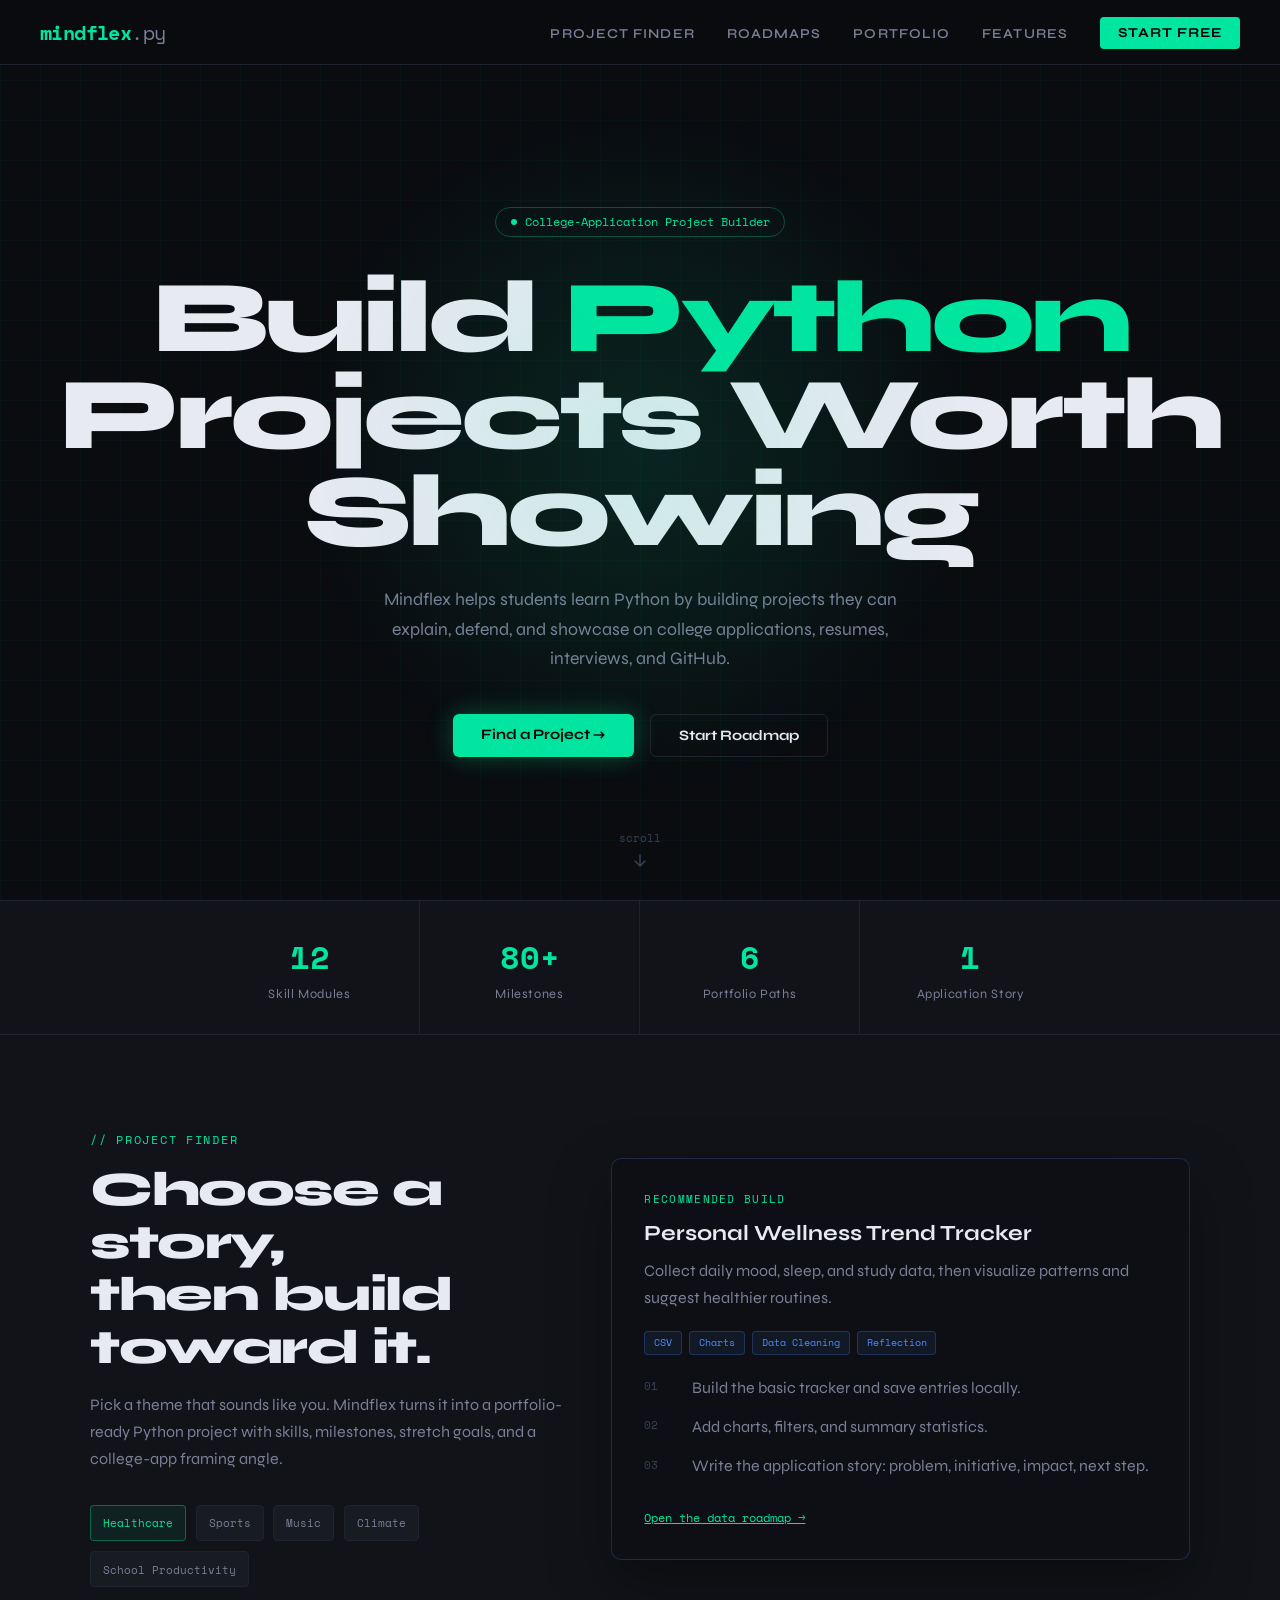
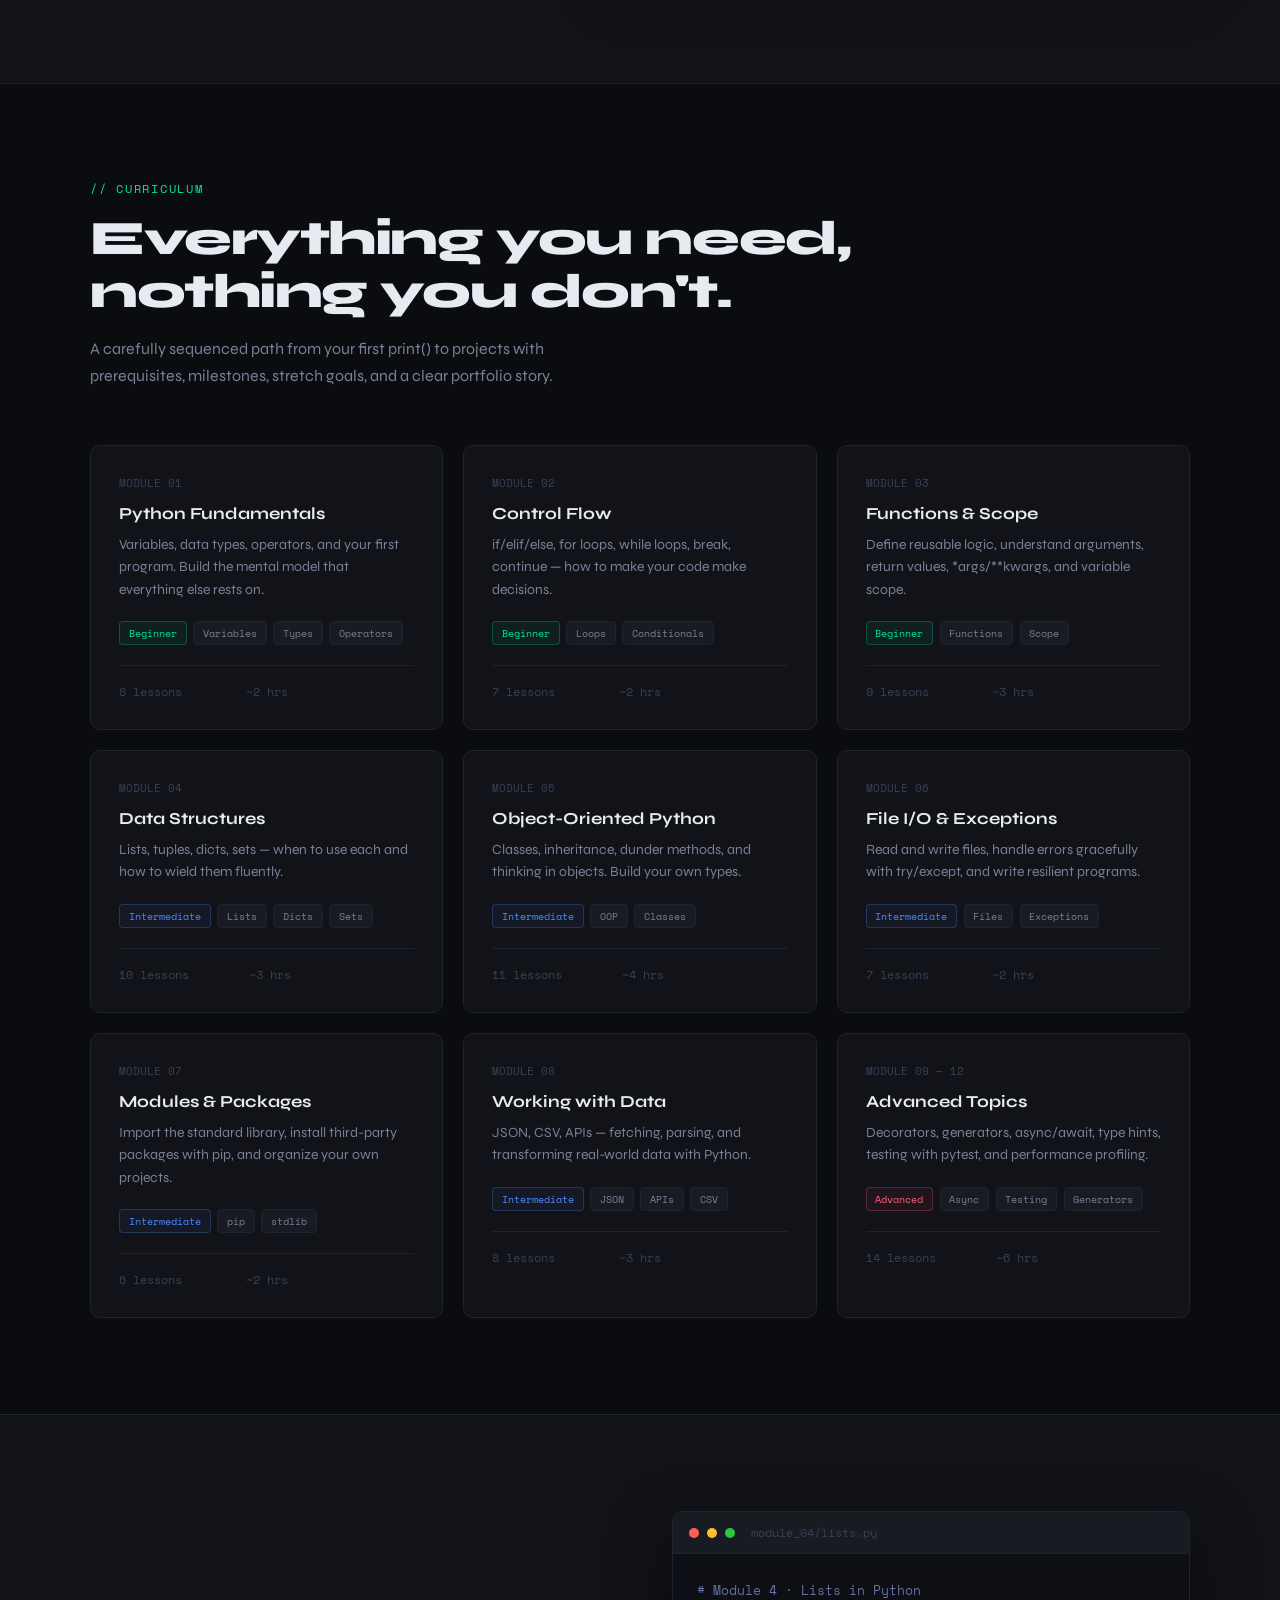
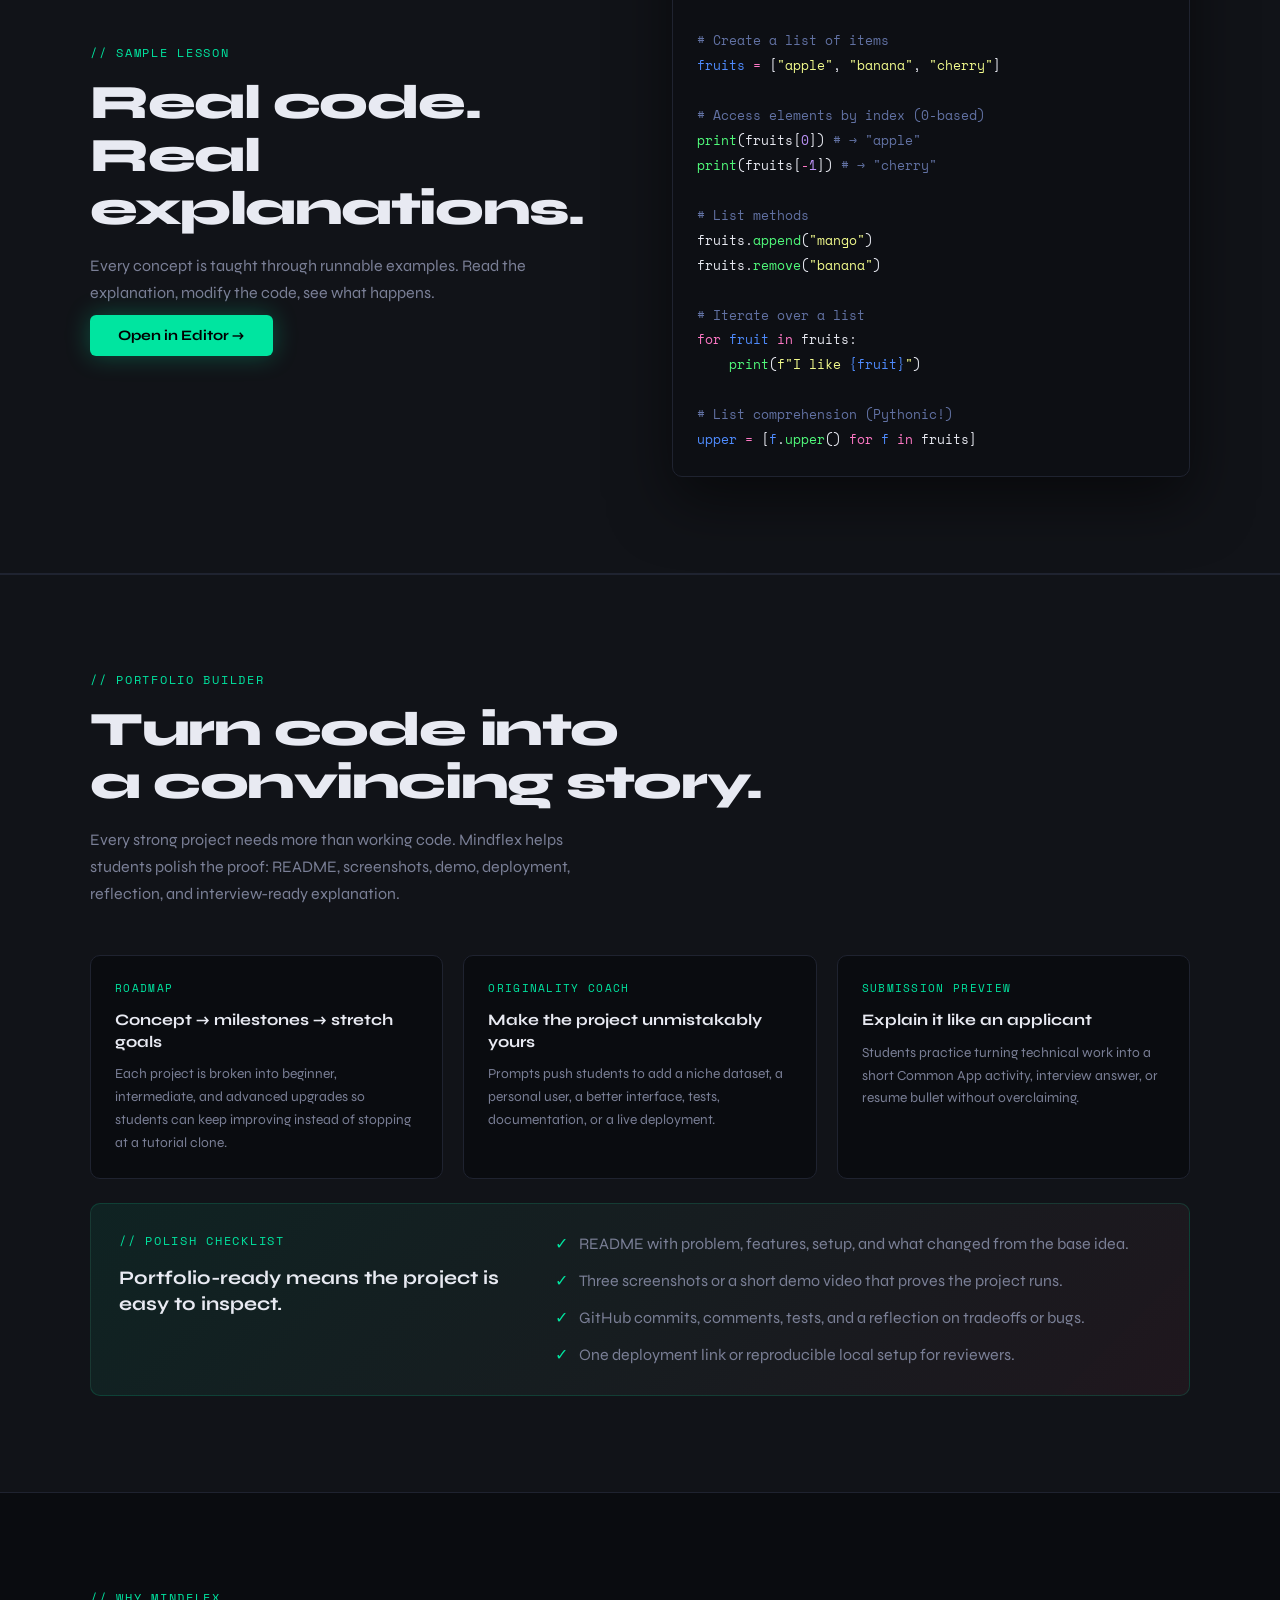
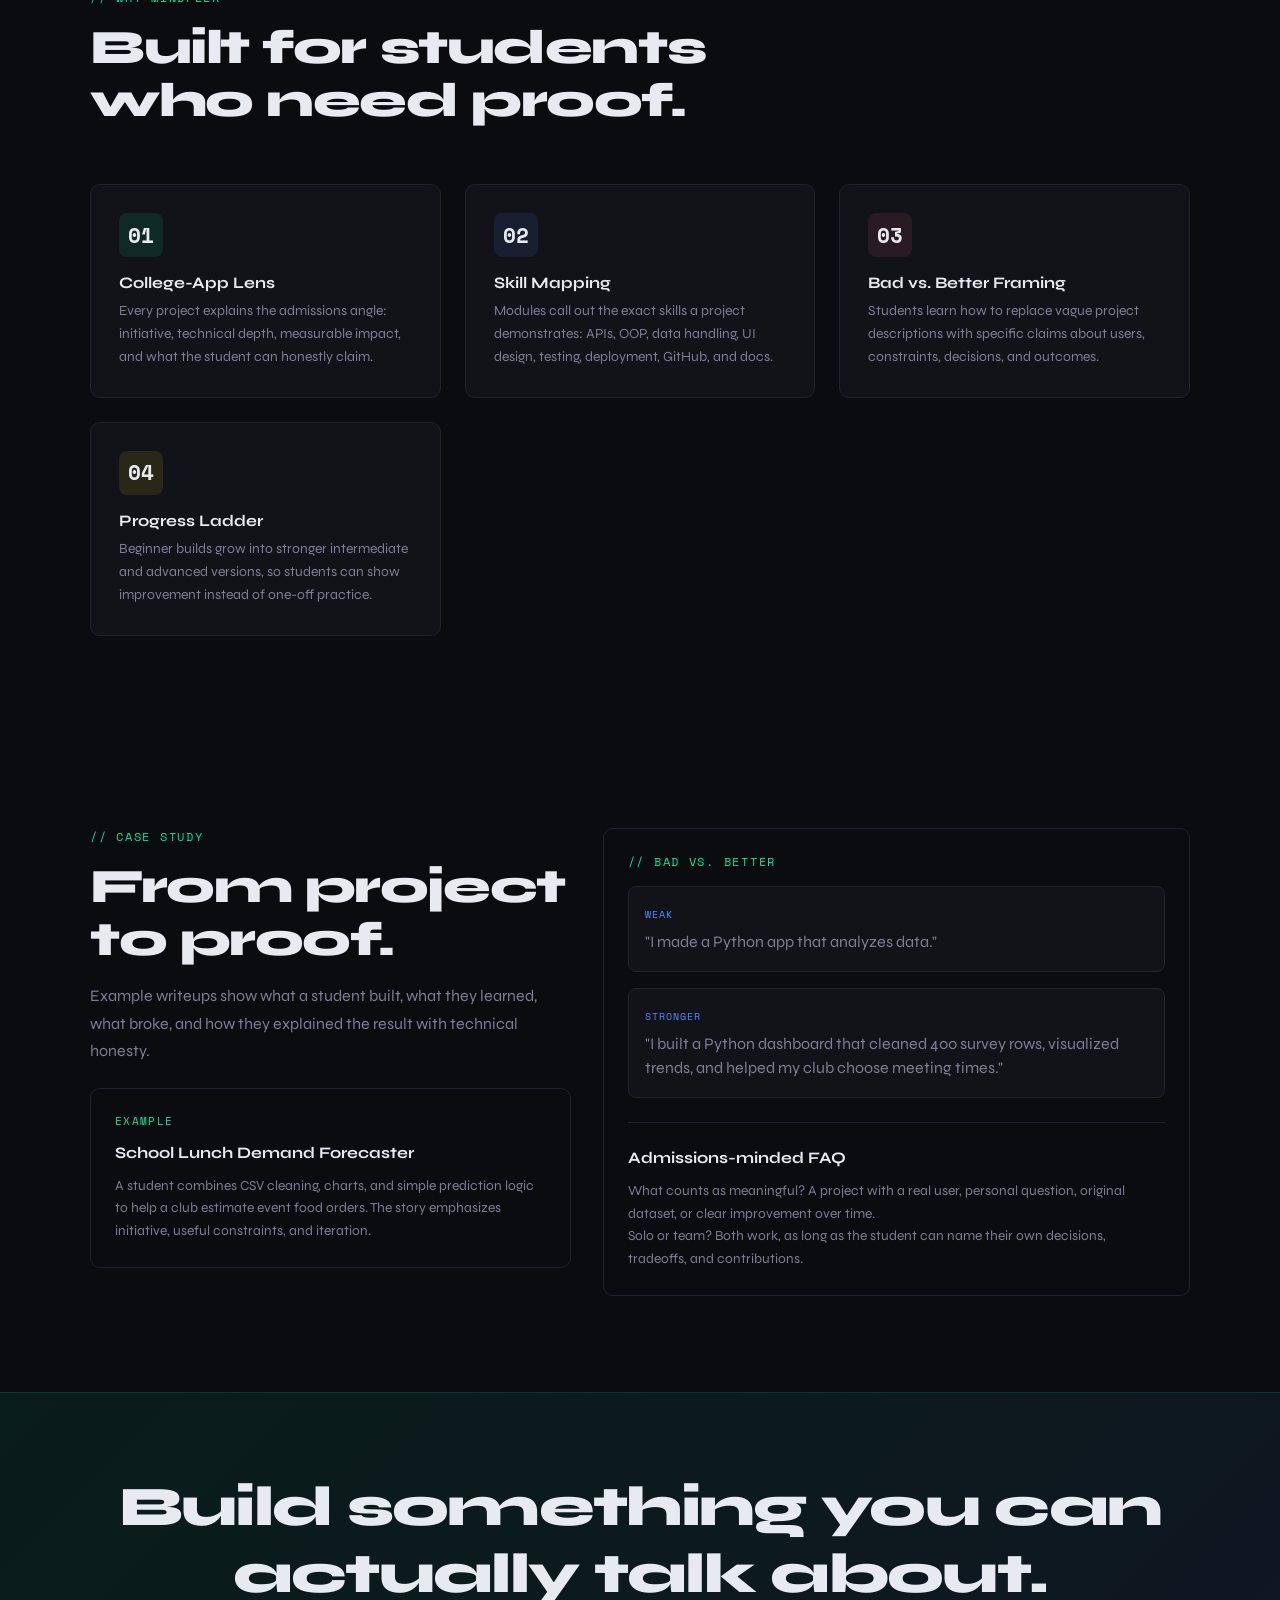
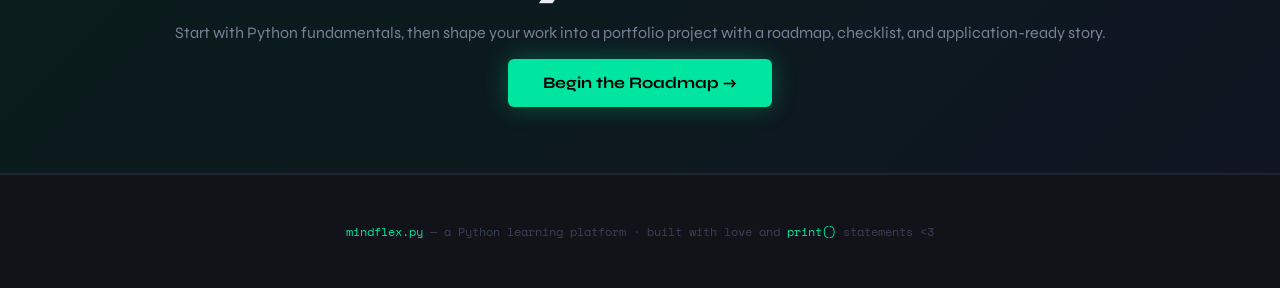
<file: docs/index.html>
<!DOCTYPE html>
<html lang="en">
<head>
  <meta charset="UTF-8" />
  <meta name="viewport" content="width=device-width, initial-scale=1.0" />
  <title>Mindflex — Portfolio-Ready Python Projects</title>
  <link rel="preconnect" href="https://fonts.googleapis.com" />
  <link href="https://fonts.googleapis.com/css2?family=Space+Mono:ital,wght@0,400;0,700;1,400&family=Syne:wght@400;600;700;800&display=swap" rel="stylesheet" />
  <link href="style.css" rel="stylesheet" />
  <link rel="icon" type="image/png" href="mindflex.png">
</head>
<body>
 
  <!-- NAV -->
  <nav>
    <a href="#" class="nav-logo">mindflex<span>.py</span></a>
    <ul class="nav-links">
      <li><a href="#project-finder">Project Finder</a></li>
      <li><a href="#curriculum">Roadmaps</a></li>
      <li><a href="#portfolio">Portfolio</a></li>
      <li><a href="#features">Features</a></li>
      <li><a href="#start" class="nav-cta">Start Free</a></li>
    </ul>
  </nav>
 
  <!-- HERO -->
  <section class="hero">
    <div class="hero-badge">College-Application Project Builder</div>
    <h1>Build <em>Python</em><br>Projects Worth Showing</h1>
    <p class="hero-sub">
      Mindflex helps students learn Python by building projects they can explain, defend, and showcase on college applications, resumes, interviews, and GitHub.
    </p>
    <div class="hero-actions">
      <a href="#project-finder" class="btn btn-primary">Find a Project →</a>
      <a href="lesson-preview.html?module=1" class="btn btn-ghost">Start Roadmap</a>
    </div>
    <div class="scroll-hint">
      scroll
      <svg width="16" height="16" viewBox="0 0 16 16" fill="none">
        <path d="M8 3v10M3 9l5 5 5-5" stroke="currentColor" stroke-width="1.5" stroke-linecap="round" stroke-linejoin="round"/>
      </svg>
    </div>
  </section>
 
  <!-- STATS -->
  <div class="stats">
    <div class="stat-item">
      <div class="stat-num">12</div>
      <div class="stat-label">Skill Modules</div>
    </div>
    <div class="stat-item">
      <div class="stat-num">80+</div>
      <div class="stat-label">Milestones</div>
    </div>
    <div class="stat-item">
      <div class="stat-num">6</div>
      <div class="stat-label">Portfolio Paths</div>
    </div>
    <div class="stat-item">
      <div class="stat-num">1</div>
      <div class="stat-label">Application Story</div>
    </div>
  </div>

  <!-- PROJECT FINDER -->
  <section class="project-finder" id="project-finder">
    <div class="container">
      <div class="project-finder-grid">
        <div class="reveal">
          <div class="section-tag">// Project Finder</div>
          <h2 class="section-title">Choose a story,<br>then build toward it.</h2>
          <p class="section-sub">Pick a theme that sounds like you. Mindflex turns it into a portfolio-ready Python project with skills, milestones, stretch goals, and a college-app framing angle.</p>
          <div class="story-controls" id="storyControls">
            <button type="button" class="story-chip active" data-story="healthcare">Healthcare</button>
            <button type="button" class="story-chip" data-story="sports">Sports</button>
            <button type="button" class="story-chip" data-story="music">Music</button>
            <button type="button" class="story-chip" data-story="climate">Climate</button>
            <button type="button" class="story-chip" data-story="school">School Productivity</button>
          </div>
        </div>
        <div class="story-card reveal" id="storyCard">
          <div class="story-label">Recommended build</div>
          <h3 id="storyTitle">Personal Wellness Trend Tracker</h3>
          <p id="storyDesc">Collect daily mood, sleep, and study data, then visualize patterns and suggest healthier routines.</p>
          <div class="story-meta" id="storySkills">
            <span>CSV</span><span>Charts</span><span>Data Cleaning</span><span>Reflection</span>
          </div>
          <div class="story-steps">
            <div>
              <span>01</span>
              <p>Build the basic tracker and save entries locally.</p>
            </div>
            <div>
              <span>02</span>
              <p>Add charts, filters, and summary statistics.</p>
            </div>
            <div>
              <span>03</span>
              <p>Write the application story: problem, initiative, impact, next step.</p>
            </div>
          </div>
          <a href="lesson-preview.html?module=8" class="preview-link strong">Open the data roadmap →</a>
        </div>
      </div>
    </div>
  </section>
 
  <!-- CURRICULUM -->

  <section class="curriculum" id="curriculum">

    <div class="container">

      <div class="curriculum-header reveal">

        <div class="section-tag">// Curriculum</div>

        <h2 class="section-title">Everything you need,<br>nothing you don't.</h2>

        <p class="section-sub">A carefully sequenced path from your first print() to projects with prerequisites, milestones, stretch goals, and a clear portfolio story.</p>

      </div>

 

      <div class="modules-grid">

 

        <div class="module-card reveal">

          <div class="module-num">MODULE 01</div>

          <div class="module-title">Python Fundamentals</div>

          <div class="module-desc">Variables, data types, operators, and your first program. Build the mental model that everything else rests on.</div>

          <div class="module-tags">

            <span class="tag accent">Beginner</span>

            <span class="tag">Variables</span>

            <span class="tag">Types</span>

            <span class="tag">Operators</span>

          </div>

          <div class="module-footer">

            <span>8 lessons</span>

            <span>~2 hrs</span>
            <a href="lesson-preview.html?module=1" class="preview-link">Preview →</a>

          </div>

        </div>

 

        <div class="module-card reveal">

          <div class="module-num">MODULE 02</div>

          <div class="module-title">Control Flow</div>

          <div class="module-desc">if/elif/else, for loops, while loops, break, continue — how to make your code make decisions.</div>

          <div class="module-tags">

            <span class="tag accent">Beginner</span>

            <span class="tag">Loops</span>

            <span class="tag">Conditionals</span>

          </div>

          <div class="module-footer">

            <span>7 lessons</span>

            <span>~2 hrs</span>
            <a href="lesson-preview.html?module=2" class="preview-link">Preview →</a>

          </div>

        </div>

 

        <div class="module-card reveal">

          <div class="module-num">MODULE 03</div>

          <div class="module-title">Functions & Scope</div>

          <div class="module-desc">Define reusable logic, understand arguments, return values, *args/**kwargs, and variable scope.</div>

          <div class="module-tags">

            <span class="tag accent">Beginner</span>

            <span class="tag">Functions</span>

            <span class="tag">Scope</span>

          </div>

          <div class="module-footer">

            <span>9 lessons</span>

            <span>~3 hrs</span>
            <a href="lesson-preview.html?module=3" class="preview-link">Preview →</a>

          </div>

        </div>

 

        <div class="module-card reveal">

          <div class="module-num">MODULE 04</div>

          <div class="module-title">Data Structures</div>

          <div class="module-desc">Lists, tuples, dicts, sets — when to use each and how to wield them fluently.</div>

          <div class="module-tags">

            <span class="tag blue">Intermediate</span>

            <span class="tag">Lists</span>

            <span class="tag">Dicts</span>

            <span class="tag">Sets</span>

          </div>

          <div class="module-footer">

            <span>10 lessons</span>

            <span>~3 hrs</span>
            <a href="lesson-preview.html?module=4" class="preview-link">Preview →</a>

          </div>

        </div>

 

        <div class="module-card reveal">

          <div class="module-num">MODULE 05</div>

          <div class="module-title">Object-Oriented Python</div>

          <div class="module-desc">Classes, inheritance, dunder methods, and thinking in objects. Build your own types.</div>

          <div class="module-tags">

            <span class="tag blue">Intermediate</span>

            <span class="tag">OOP</span>

            <span class="tag">Classes</span>

          </div>

          <div class="module-footer">

            <span>11 lessons</span>

            <span>~4 hrs</span>
            <a href="lesson-preview.html?module=5" class="preview-link">Preview →</a>

          </div>

        </div>

 

        <div class="module-card reveal">

          <div class="module-num">MODULE 06</div>

          <div class="module-title">File I/O & Exceptions</div>

          <div class="module-desc">Read and write files, handle errors gracefully with try/except, and write resilient programs.</div>

          <div class="module-tags">

            <span class="tag blue">Intermediate</span>

            <span class="tag">Files</span>

            <span class="tag">Exceptions</span>

          </div>

          <div class="module-footer">

            <span>7 lessons</span>

            <span>~2 hrs</span>
            <a href="lesson-preview.html?module=6" class="preview-link">Preview →</a>

          </div>

        </div>

 

        <div class="module-card reveal">

          <div class="module-num">MODULE 07</div>

          <div class="module-title">Modules & Packages</div>

          <div class="module-desc">Import the standard library, install third-party packages with pip, and organize your own projects.</div>

          <div class="module-tags">

            <span class="tag blue">Intermediate</span>

            <span class="tag">pip</span>

            <span class="tag">stdlib</span>

          </div>

          <div class="module-footer">

            <span>6 lessons</span>

            <span>~2 hrs</span>
            <a href="lesson-preview.html?module=7" class="preview-link">Preview →</a>

          </div>

        </div>

 

        <div class="module-card reveal">

          <div class="module-num">MODULE 08</div>

          <div class="module-title">Working with Data</div>

          <div class="module-desc">JSON, CSV, APIs — fetching, parsing, and transforming real-world data with Python.</div>

          <div class="module-tags">

            <span class="tag blue">Intermediate</span>

            <span class="tag">JSON</span>

            <span class="tag">APIs</span>

            <span class="tag">CSV</span>

          </div>

          <div class="module-footer">

            <span>8 lessons</span>

            <span>~3 hrs</span>
            <a href="lesson-preview.html?module=8" class="preview-link">Preview →</a>

          </div>

        </div>

 

        <div class="module-card reveal">

          <div class="module-num">MODULE 09 — 12</div>

          <div class="module-title">Advanced Topics</div>

          <div class="module-desc">Decorators, generators, async/await, type hints, testing with pytest, and performance profiling.</div>

          <div class="module-tags">

            <span class="tag" style="color:var(--accent3);border-color:rgba(255,94,126,.25);background:rgba(255,94,126,.06)">Advanced</span>

            <span class="tag">Async</span>

            <span class="tag">Testing</span>

            <span class="tag">Generators</span>

          </div>

          <div class="module-footer">

            <span>14 lessons</span>

            <span>~6 hrs</span>
            <a href="lesson-preview.html?module=9" class="preview-link">Preview →</a>

          </div>

        </div>

 

      </div>

    </div>

  </section>

 

  <!-- CODE PREVIEW -->

  <section class="preview-section" id="preview">

    <div class="container">

      <div class="preview-inner">

        <div class="reveal">

          <div class="section-tag">// Sample Lesson</div>

          <h2 class="section-title">Real code.<br>Real explanations.</h2>

          <p class="section-sub">Every concept is taught through runnable examples. Read the explanation, modify the code, see what happens.</p>

          <br>

          <a href="sandbox.html" class="btn btn-primary" style="margin-top:.5rem">Open in Editor →</a>

        </div>

        <div class="code-window reveal">

          <div class="code-titlebar">

            <div class="dot dot-r"></div>

            <div class="dot dot-y"></div>

            <div class="dot dot-g"></div>

            <span class="code-filename">module_04/lists.py</span>

          </div>

          <div class="code-body">

<span class="cm"># Module 4 · Lists in Python</span><br>

<br>

<span class="cm"># Create a list of items</span><br>

<span class="nm">fruits</span> <span class="op">=</span> [<span class="st">"apple"</span>, <span class="st">"banana"</span>, <span class="st">"cherry"</span>]<br>

<br>

<span class="cm"># Access elements by index (0-based)</span><br>

<span class="fn">print</span>(fruits[<span class="num">0</span>])  <span class="cm"># → "apple"</span><br>

<span class="fn">print</span>(fruits[<span class="op">-</span><span class="num">1</span>]) <span class="cm"># → "cherry"</span><br>

<br>

<span class="cm"># List methods</span><br>

fruits.<span class="fn">append</span>(<span class="st">"mango"</span>)<br>

fruits.<span class="fn">remove</span>(<span class="st">"banana"</span>)<br>

<br>

<span class="cm"># Iterate over a list</span><br>

<span class="kw">for</span> <span class="nm">fruit</span> <span class="kw">in</span> fruits:<br>

&nbsp;&nbsp;&nbsp;&nbsp;<span class="fn">print</span>(<span class="st">f"I like </span><span class="nm">{fruit}</span><span class="st">"</span>)<br>

<br>

<span class="cm"># List comprehension (Pythonic!)</span><br>

<span class="nm">upper</span> <span class="op">=</span> [<span class="nm">f</span>.<span class="fn">upper</span>() <span class="kw">for</span> <span class="nm">f</span> <span class="kw">in</span> fruits]<br>

          </div>

        </div>

      </div>

    </div>

  </section>


  <!-- PORTFOLIO BUILDER -->
  <section class="portfolio-section" id="portfolio">
    <div class="container">
      <div class="portfolio-header reveal">
        <div class="section-tag">// Portfolio Builder</div>
        <h2 class="section-title">Turn code into<br>a convincing story.</h2>
        <p class="section-sub">Every strong project needs more than working code. Mindflex helps students polish the proof: README, screenshots, demo, deployment, reflection, and interview-ready explanation.</p>
      </div>
      <div class="portfolio-grid">
        <div class="portfolio-card reveal">
          <div class="portfolio-kicker">Roadmap</div>
          <h3>Concept → milestones → stretch goals</h3>
          <p>Each project is broken into beginner, intermediate, and advanced upgrades so students can keep improving instead of stopping at a tutorial clone.</p>
        </div>
        <div class="portfolio-card reveal">
          <div class="portfolio-kicker">Originality Coach</div>
          <h3>Make the project unmistakably yours</h3>
          <p>Prompts push students to add a niche dataset, a personal user, a better interface, tests, documentation, or a live deployment.</p>
        </div>
        <div class="portfolio-card reveal">
          <div class="portfolio-kicker">Submission Preview</div>
          <h3>Explain it like an applicant</h3>
          <p>Students practice turning technical work into a short Common App activity, interview answer, or resume bullet without overclaiming.</p>
        </div>
      </div>
      <div class="checklist-panel reveal">
        <div>
          <div class="section-tag">// Polish Checklist</div>
          <h3>Portfolio-ready means the project is easy to inspect.</h3>
        </div>
        <ul class="checklist">
          <li>README with problem, features, setup, and what changed from the base idea.</li>
          <li>Three screenshots or a short demo video that proves the project runs.</li>
          <li>GitHub commits, comments, tests, and a reflection on tradeoffs or bugs.</li>
          <li>One deployment link or reproducible local setup for reviewers.</li>
        </ul>
      </div>
    </div>
  </section>


 
  <!-- FEATURES -->
  <section class="features" id="features">
    <div class="container">
      <div class="reveal">
        <div class="section-tag">// Why Mindflex</div>
        <h2 class="section-title">Built for students<br>who need proof.</h2>
      </div>
      <div class="features-grid">
        <div class="feature-card reveal">
          <div class="feature-icon green">01</div>
          <div class="feature-title">College-App Lens</div>
          <div class="feature-desc">Every project explains the admissions angle: initiative, technical depth, measurable impact, and what the student can honestly claim.</div>
        </div>
        <div class="feature-card reveal">
          <div class="feature-icon blue">02</div>
          <div class="feature-title">Skill Mapping</div>
          <div class="feature-desc">Modules call out the exact skills a project demonstrates: APIs, OOP, data handling, UI design, testing, deployment, GitHub, and docs.</div>
        </div>
        <div class="feature-card reveal">
          <div class="feature-icon pink">03</div>
          <div class="feature-title">Bad vs. Better Framing</div>
          <div class="feature-desc">Students learn how to replace vague project descriptions with specific claims about users, constraints, decisions, and outcomes.</div>
        </div>
        <div class="feature-card reveal">
          <div class="feature-icon yellow">04</div>
          <div class="feature-title">Progress Ladder</div>
          <div class="feature-desc">Beginner builds grow into stronger intermediate and advanced versions, so students can show improvement instead of one-off practice.</div>
        </div>
      </div>
    </div>
  </section>

  <!-- TRUST -->
  <section class="trust-section">
    <div class="container">
      <div class="trust-grid">
        <div class="case-study reveal">
          <div class="section-tag">// Case Study</div>
          <h2 class="section-title">From project to proof.</h2>
          <p class="section-sub">Example writeups show what a student built, what they learned, what broke, and how they explained the result with technical honesty.</p>
          <div class="case-card">
            <div class="case-label">Example</div>
            <h3>School Lunch Demand Forecaster</h3>
            <p>A student combines CSV cleaning, charts, and simple prediction logic to help a club estimate event food orders. The story emphasizes initiative, useful constraints, and iteration.</p>
          </div>
        </div>
        <div class="framing-panel reveal">
          <div class="section-tag">// Bad vs. Better</div>
          <div class="comparison">
            <div>
              <span>Weak</span>
              <p>"I made a Python app that analyzes data."</p>
            </div>
            <div>
              <span>Stronger</span>
              <p>"I built a Python dashboard that cleaned 400 survey rows, visualized trends, and helped my club choose meeting times."</p>
            </div>
          </div>
          <div class="faq-mini">
            <h3>Admissions-minded FAQ</h3>
            <p>What counts as meaningful? A project with a real user, personal question, original dataset, or clear improvement over time.</p>
            <p>Solo or team? Both work, as long as the student can name their own decisions, tradeoffs, and contributions.</p>
          </div>
        </div>
      </div>
    </div>
  </section>
 
  <!-- CTA -->
  <section class="cta-banner" id="start">
    <div class="container">
      <h2 class="reveal">Build something you can<br>actually talk about.</h2>
      <p class="reveal">Start with Python fundamentals, then shape your work into a portfolio project with a roadmap, checklist, and application-ready story.</p>
      <div class="reveal">
        <a href="lesson-preview.html?module=1" class="btn btn-primary" style="font-size:1rem;padding:.9rem 2.2rem;">Begin the Roadmap →</a>
      </div>
    </div>
  </section>
 
  <!-- FOOTER -->
  <footer>
    <span>mindflex.py</span> — a Python learning platform · built with love and <span>print()</span> statements <3
  </footer>
  
  <script src="script.js"></script>

</body>
</html>
</file>
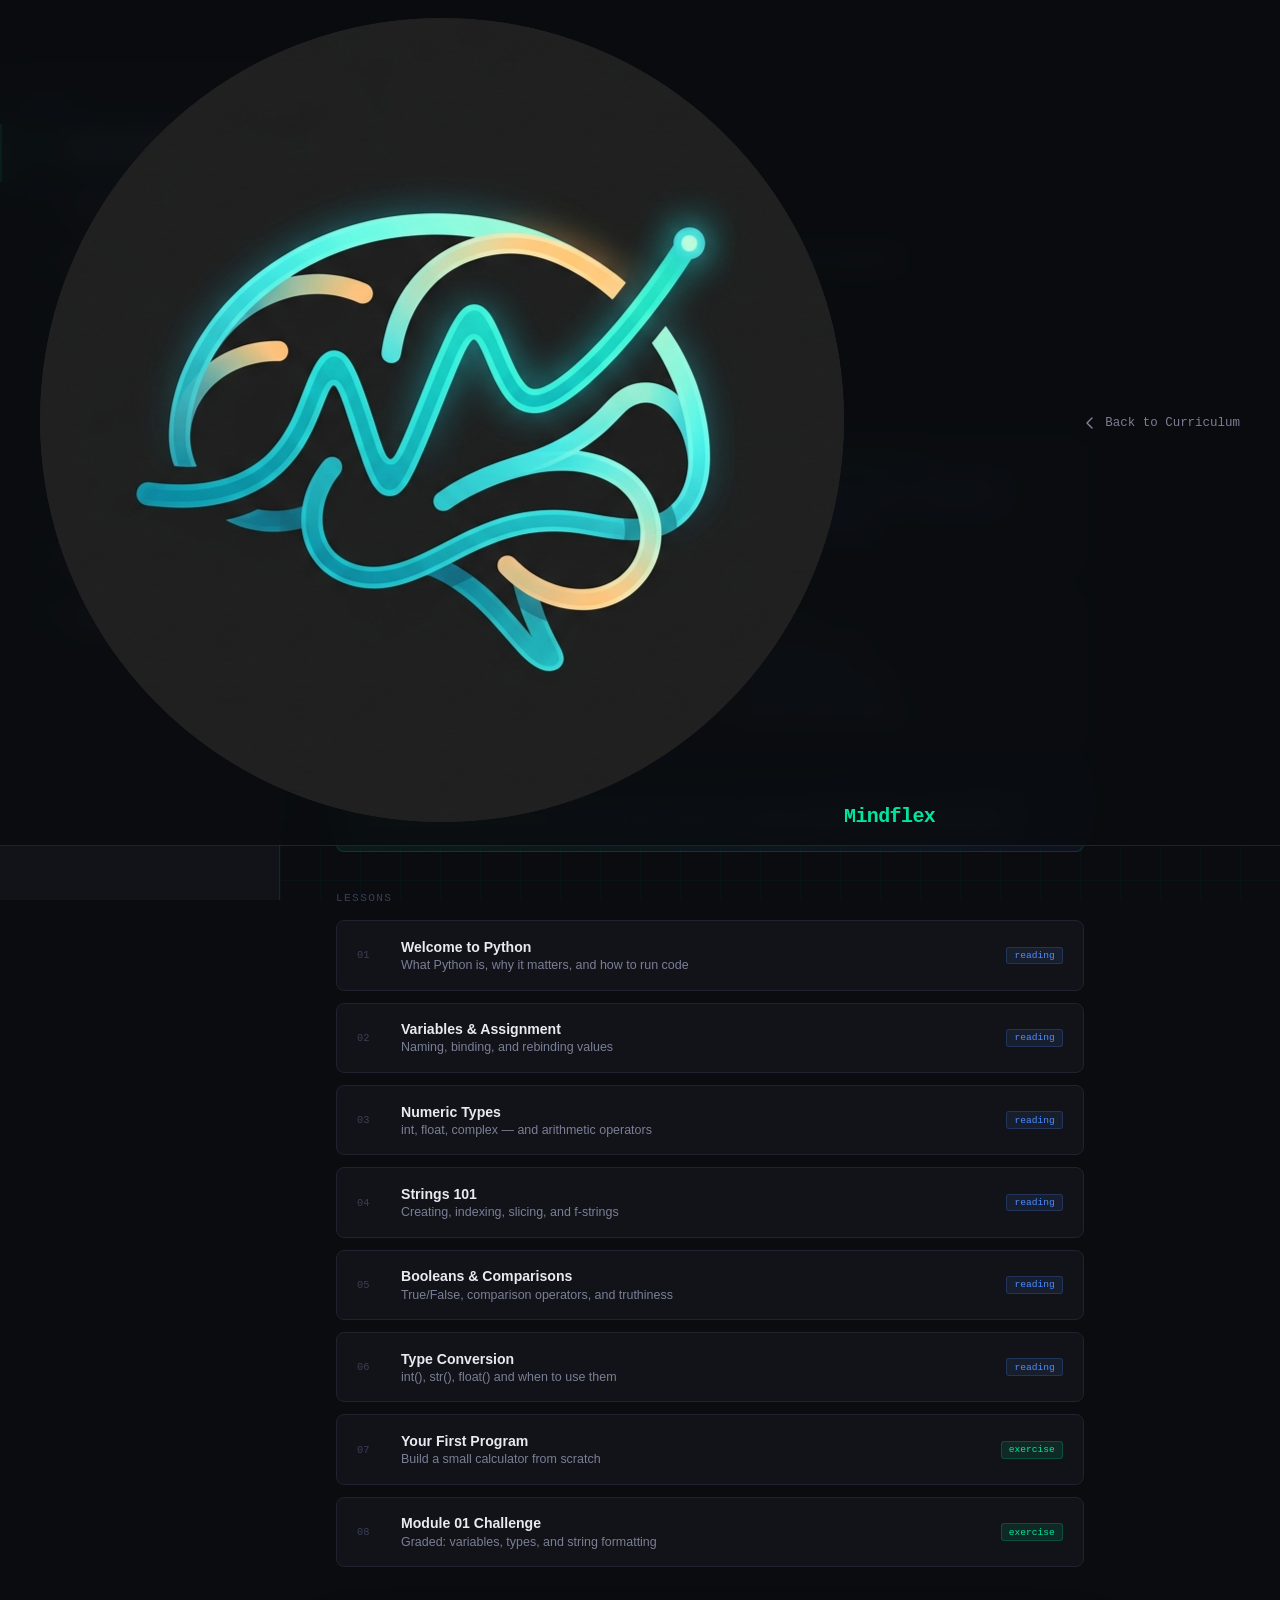
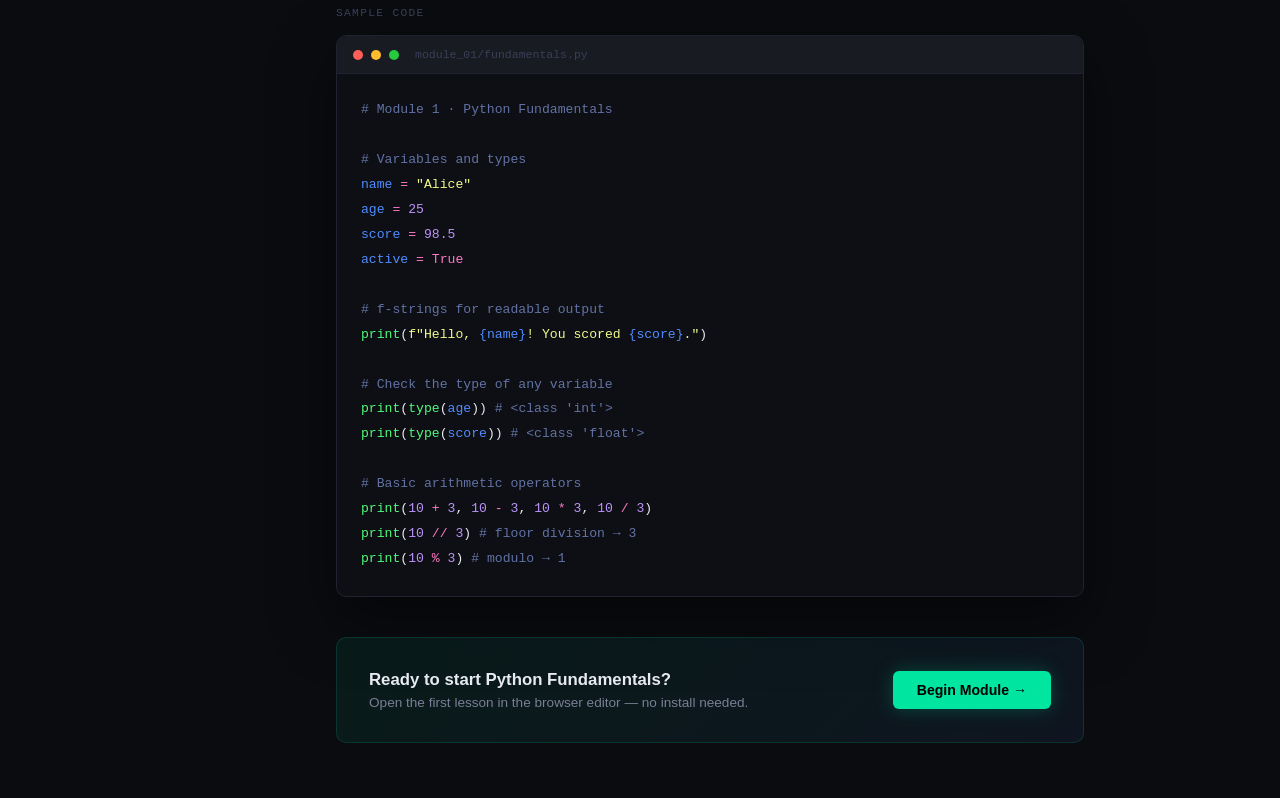
<file: docs/lesson-preview.html>
<!DOCTYPE html>
<html lang="en">
<head>
  <meta charset="UTF-8" />
  <meta name="viewport" content="width=device-width, initial-scale=1.0" />
  <title>Mindflex — Lesson Preview</title>
  <link rel="preconnect" href="https://fonts.googleapis.com" />
   <link rel="preconnect" href="https://fonts.gstatic.com" crossorigin />
  <link href="https://fonts.googleapis.com/css2?family=Inter:wght@400;500;600;700;800&family=JetBrains+Mono:wght@500;600&display=swap" rel="stylesheet" />
  <link href="lesson-preview.css?v=warm" rel="stylesheet">
  <link rel="icon" type="image/png" href="mindflex.png">
</head>
<body>

  <nav>
    <a href="index.html" class="nav-logo"><img src="mindflex.png" alt="">Mindflex</a>
    <a href="index.html" class="nav-back">
      <svg width="14" height="14" viewBox="0 0 14 14" fill="none"><path d="M9 2L4 7l5 5" stroke="currentColor" stroke-width="1.5" stroke-linecap="round" stroke-linejoin="round"/></svg>
      Back to Curriculum
    </a>
  </nav>

  <div class="page">
    <!-- SIDEBAR -->
    <aside class="sidebar">
      <div class="sidebar-label">Modules</div>
      <ul class="module-list" id="moduleList"></ul>
    </aside>

    <!-- CONTENT -->
    <main class="content" id="mainContent"></main>
  </div>

  <script src="lesson-preview.js"></script>
</body>
</html>
</file>
<file: docs/style.css>
:root {

    --bg: #0a0c10;

    --surface: #111318;

    --surface2: #181b22;

    --border: #1f2330;

    --accent: #00e5a0;

    --accent2: #4f8cff;

    --accent3: #ff5e7e;

    --text: #e8eaf2;

    --text-dim: #7a7f96;

    --text-dimmer: #3a3f56;

    --mono: 'Space Mono', monospace;

    --sans: 'Syne', sans-serif;

}



*, *::before, *::after { box-sizing: border-box; margin: 0; padding: 0; }



html { scroll-behavior: smooth; }



body {

    background: var(--bg);

    color: var(--text);

    font-family: var(--sans);

    min-height: 100vh;

    overflow-x: hidden;

}



/* ── Grid noise overlay ── */

body::before {

    content: '';

    position: fixed;

    inset: 0;

    background-image:

    linear-gradient(rgba(0,229,160,.03) 1px, transparent 1px),

    linear-gradient(90deg, rgba(0,229,160,.03) 1px, transparent 1px);

    background-size: 40px 40px;

    pointer-events: none;

    z-index: 0;

}



/* ── NAV ── */

nav {

    position: fixed;

    top: 0; left: 0; right: 0;

    z-index: 100;

    display: flex;

    align-items: center;

    justify-content: space-between;

    padding: 1.1rem 2.5rem;

    background: rgba(10,12,16,.85);

    backdrop-filter: blur(14px);

    border-bottom: 1px solid var(--border);

}



.nav-logo {

    font-family: var(--mono);

    font-size: 1.25rem;

    font-weight: 700;

    color: var(--accent);

    letter-spacing: -0.03em;

    text-decoration: none;

}

.nav-logo span { color: var(--text-dim); font-weight: 400; }



.nav-links {

    display: flex;

    gap: 2rem;

    list-style: none;

}

.nav-links a {

    font-size: .85rem;

    font-weight: 600;

    letter-spacing: .08em;

    text-transform: uppercase;

    color: var(--text-dim);

    text-decoration: none;

    transition: color .2s;

}

.nav-links a:hover { color: var(--accent); }



.nav-cta {

    background: var(--accent);

    color: #000 !important;

    padding: .45rem 1.1rem;

    border-radius: 4px;

    font-weight: 700 !important;

}

.nav-cta:hover { background: #00ffb0; color: #000 !important; }



/* ── HERO ── */

.hero {

    position: relative;

    z-index: 1;

    min-height: 100vh;

    display: flex;

    flex-direction: column;

    align-items: center;

    justify-content: center;

    text-align: center;

    padding: 8rem 2rem 4rem;

    overflow: hidden;

}



/* Glowing orbs */

.hero::after {

    content: '';

    position: absolute;

    width: 700px; height: 700px;

    border-radius: 50%;

    background: radial-gradient(circle, rgba(0,229,160,.12) 0%, transparent 70%);

    top: 50%; left: 50%;

    transform: translate(-50%, -50%);

    pointer-events: none;

}



.hero-badge {

    display: inline-flex;

    align-items: center;

    gap: .5rem;

    font-family: var(--mono);

    font-size: .75rem;

    color: var(--accent);

    border: 1px solid rgba(0,229,160,.3);

    padding: .35rem .9rem;

    border-radius: 99px;

    margin-bottom: 2rem;

    animation: fadeUp .6s ease both;

}

.hero-badge::before {

    content: '';

    width: 6px; height: 6px;

    background: var(--accent);

    border-radius: 50%;

    animation: pulse 2s infinite;

}



@keyframes pulse {

    0%, 100% { opacity: 1; transform: scale(1); }

    50% { opacity: .4; transform: scale(1.4); }

}



.hero h1 {

    font-size: clamp(3rem, 8vw, 6.5rem);

    font-weight: 800;

    line-height: .95;

    letter-spacing: -.04em;

    margin-bottom: 1.5rem;

    animation: fadeUp .7s .1s ease both;

}

.hero h1 em {

    font-style: normal;

    color: var(--accent);

    position: relative;

}



.hero-sub {

    max-width: 540px;

    font-size: 1.1rem;

    color: var(--text-dim);

    line-height: 1.7;

    margin-bottom: 2.5rem;

    animation: fadeUp .7s .2s ease both;

}



.hero-actions {

    display: flex;

    gap: 1rem;

    flex-wrap: wrap;

    justify-content: center;

    animation: fadeUp .7s .3s ease both;

}



.btn {

    font-family: var(--sans);

    font-weight: 700;

    font-size: .9rem;

    padding: .75rem 1.75rem;

    border-radius: 6px;

    cursor: pointer;

    border: none;

    text-decoration: none;

    transition: transform .15s, box-shadow .15s;

}

.btn:hover { transform: translateY(-2px); }

.btn-primary {

    background: var(--accent);

    color: #000;

    box-shadow: 0 0 24px rgba(0,229,160,.3);

}

.btn-primary:hover { box-shadow: 0 0 36px rgba(0,229,160,.5); }

.btn-ghost {

    background: transparent;

    color: var(--text);

    border: 1px solid var(--border);

}

.btn-ghost:hover { border-color: var(--text-dim); }



/* Scroll indicator */

.scroll-hint {

    position: absolute;

    bottom: 2rem;

    left: 50%;

    transform: translateX(-50%);

    display: flex;

    flex-direction: column;

    align-items: center;

    gap: .4rem;

    color: var(--text-dimmer);

    font-family: var(--mono);

    font-size: .7rem;

    animation: fadeIn 1s 1s both;

}

.scroll-hint svg { animation: bounce 1.8s infinite; }



/* ── STATS STRIP ── */

.stats {

    position: relative; z-index: 1;

    display: flex;

    justify-content: center;

    gap: 0;

    border-top: 1px solid var(--border);

    border-bottom: 1px solid var(--border);

    background: var(--surface);

}

.stat-item {

    flex: 1;

    max-width: 220px;

    padding: 2rem 1.5rem;

    text-align: center;

    border-right: 1px solid var(--border);

}

.stat-item:last-child { border-right: none; }

.stat-num {

    font-family: var(--mono);

    font-size: 2rem;

    font-weight: 700;

    color: var(--accent);

}

.stat-label {

    font-size: .8rem;

    color: var(--text-dim);

    margin-top: .3rem;

    letter-spacing: .05em;

}



/* ── SECTION COMMON ── */

section { position: relative; z-index: 1; padding: 6rem 2rem; }

.section-tag {

    font-family: var(--mono);

    font-size: .72rem;

    color: var(--accent);

    letter-spacing: .15em;

    text-transform: uppercase;

    margin-bottom: 1rem;

}

.section-title {

    font-size: clamp(2rem, 4vw, 3rem);

    font-weight: 800;

    letter-spacing: -.03em;

    line-height: 1.1;

    margin-bottom: 1rem;

}

.section-sub {

    color: var(--text-dim);

    line-height: 1.7;

    max-width: 520px;

}

.container { max-width: 1100px; margin: 0 auto; }



/* ── CURRICULUM ── */

.curriculum { background: var(--bg); }

.curriculum-header { margin-bottom: 3.5rem; }



.modules-grid {

    display: grid;

    grid-template-columns: repeat(auto-fill, minmax(300px, 1fr));

    gap: 1.25rem;

}



.module-card {

    background: var(--surface);

    border: 1px solid var(--border);

    border-radius: 10px;

    padding: 1.75rem;

    transition: border-color .25s, transform .25s, box-shadow .25s;

    cursor: pointer;

    position: relative;

    overflow: hidden;

}

.module-card::before {

    content: '';

    position: absolute;

    top: 0; left: 0; right: 0;

    height: 2px;

    background: var(--accent);

    transform: scaleX(0);

    transform-origin: left;

    transition: transform .3s ease;

}

.module-card:hover {

    border-color: rgba(0,229,160,.3);

    transform: translateY(-3px);

    box-shadow: 0 12px 40px rgba(0,0,0,.4);

}

.module-card:hover::before { transform: scaleX(1); }



.module-num {

    font-family: var(--mono);

    font-size: .7rem;

    color: var(--text-dimmer);

    margin-bottom: .75rem;

}

.module-title {

    font-size: 1.05rem;

    font-weight: 700;

    margin-bottom: .6rem;

}

.module-desc {

    font-size: .875rem;

    color: var(--text-dim);

    line-height: 1.6;

    margin-bottom: 1.25rem;

}

.module-tags {

    display: flex;

    flex-wrap: wrap;

    gap: .4rem;

}

.tag {

    font-family: var(--mono);

    font-size: .65rem;

    padding: .2rem .55rem;

    border-radius: 4px;

    background: var(--surface2);

    color: var(--text-dim);

    border: 1px solid var(--border);

}

.tag.accent { color: var(--accent); border-color: rgba(0,229,160,.25); background: rgba(0,229,160,.06); }

.tag.blue { color: var(--accent2); border-color: rgba(79,140,255,.25); background: rgba(79,140,255,.06); }



/* ── PROJECT FINDER ── */

.project-finder {
    background: var(--surface);
    border-bottom: 1px solid var(--border);
}

.project-finder-grid {
    display: grid;
    grid-template-columns: .9fr 1.1fr;
    gap: 3rem;
    align-items: center;
}

.story-controls {
    display: flex;
    flex-wrap: wrap;
    gap: .6rem;
    margin-top: 2rem;
}

.story-chip {
    font-family: var(--mono);
    font-size: .7rem;
    color: var(--text-dim);
    background: var(--surface2);
    border: 1px solid var(--border);
    border-radius: 4px;
    padding: .55rem .75rem;
    cursor: pointer;
    transition: color .2s, border-color .2s, background .2s;
}

.story-chip:hover,
.story-chip.active {
    color: var(--accent);
    border-color: rgba(0,229,160,.35);
    background: rgba(0,229,160,.07);
}

.story-card {
    background: #0d0f14;
    border: 1px solid rgba(79,140,255,.22);
    border-radius: 10px;
    padding: 2rem;
    box-shadow: 0 24px 60px rgba(0,0,0,.35);
}

.story-label,
.portfolio-kicker,
.case-label {
    font-family: var(--mono);
    color: var(--accent);
    font-size: .68rem;
    letter-spacing: .12em;
    text-transform: uppercase;
    margin-bottom: .8rem;
}

.story-card h3 {
    font-size: 1.35rem;
    margin-bottom: .75rem;
}

.story-card p {
    color: var(--text-dim);
    line-height: 1.65;
}

.story-meta {
    display: flex;
    flex-wrap: wrap;
    gap: .45rem;
    margin: 1.25rem 0;
}

.story-meta span {
    font-family: var(--mono);
    font-size: .62rem;
    padding: .22rem .55rem;
    color: var(--accent2);
    border: 1px solid rgba(79,140,255,.24);
    background: rgba(79,140,255,.08);
    border-radius: 4px;
}

.story-steps {
    display: grid;
    gap: .8rem;
    margin-bottom: 1.25rem;
}

.story-steps div {
    display: grid;
    grid-template-columns: 36px 1fr;
    gap: .75rem;
    align-items: start;
}

.story-steps span {
    font-family: var(--mono);
    color: var(--text-dimmer);
    font-size: .68rem;
    padding-top: .2rem;
}

.preview-link.strong {
    display: inline-flex;
    margin-top: .5rem;
    opacity: 1;
    color: var(--accent);
    font-family: var(--mono);
    font-size: .78rem;
}



.module-footer {

    display: flex;

    align-items: center;

    justify-content: space-between;

    margin-top: 1.25rem;

    padding-top: 1rem;

    border-top: 1px solid var(--border);

    font-size: .78rem;

    color: var(--text-dimmer);

    font-family: var(--mono);

}

.module-footer .preview-link {

    color: var(--accent);

    font-size: .7rem;

    opacity: 0;

    transition: opacity .2s;

}

.module-card:hover .preview-link { opacity: 1; }



/* ── CODE PREVIEW ── */

.preview-section { background: var(--surface); border-top: 1px solid var(--border); border-bottom: 1px solid var(--border); }

.preview-inner {

    display: grid;

    grid-template-columns: 1fr 1fr;

    gap: 4rem;

    align-items: center;

}

@media (max-width: 768px) { .preview-inner { grid-template-columns: 1fr; } }



.code-window {

    background: #0d0f14;

    border: 1px solid var(--border);

    border-radius: 10px;

    overflow: hidden;

    box-shadow: 0 24px 60px rgba(0,0,0,.5);

}

.code-titlebar {

    display: flex;

    align-items: center;

    gap: .5rem;

    padding: .75rem 1rem;

    background: var(--surface2);

    border-bottom: 1px solid var(--border);

}

.dot { width: 10px; height: 10px; border-radius: 50%; }

.dot-r { background: #ff5f56; }

.dot-y { background: #ffbd2e; }

.dot-g { background: #27c93f; }

.code-filename {

    margin-left: .5rem;

    font-family: var(--mono);

    font-size: .72rem;

    color: var(--text-dimmer);

}

.code-body {

    padding: 1.5rem;

    font-family: var(--mono);

    font-size: .82rem;

    line-height: 1.9;

    overflow-x: auto;

}

.kw { color: #ff79c6; }

.fn { color: #50fa7b; }

.st { color: #f1fa8c; }

.cm { color: #6272a4; }

.nm { color: var(--accent2); }

.op { color: #ff79c6; }

.num { color: #bd93f9; }



/* ── FEATURES ── */

.features { background: var(--bg); }

.features-grid {

    display: grid;

    grid-template-columns: repeat(auto-fill, minmax(260px, 1fr));

    gap: 1.5rem;

    margin-top: 3.5rem;

}

.feature-card {

    padding: 1.75rem;

    border: 1px solid var(--border);

    border-radius: 10px;

    background: var(--surface);

}

.feature-icon {

    width: 44px; height: 44px;

    border-radius: 8px;

    display: flex;

    align-items: center;

    justify-content: center;

    font-size: 1.3rem;

    font-family: var(--mono);

    font-weight: 700;

    margin-bottom: 1rem;

}

.feature-icon.green { background: rgba(0,229,160,.1); }

.feature-icon.blue  { background: rgba(79,140,255,.1); }

.feature-icon.pink  { background: rgba(255,94,126,.1); }

.feature-icon.yellow{ background: rgba(255,210,0,.1); }

.feature-title { font-size: 1rem; font-weight: 700; margin-bottom: .5rem; }

.feature-desc { font-size: .87rem; color: var(--text-dim); line-height: 1.65; }



/* ── PORTFOLIO + TRUST ── */

.portfolio-section {
    background: var(--surface);
    border-top: 1px solid var(--border);
    border-bottom: 1px solid var(--border);
}

.portfolio-header { margin-bottom: 3rem; }

.portfolio-grid {
    display: grid;
    grid-template-columns: repeat(3, 1fr);
    gap: 1.25rem;
}

.portfolio-card,
.case-card,
.framing-panel {
    background: var(--bg);
    border: 1px solid var(--border);
    border-radius: 10px;
    padding: 1.5rem;
}

.portfolio-card h3,
.case-card h3,
.faq-mini h3 {
    font-size: 1rem;
    line-height: 1.35;
    margin-bottom: .7rem;
}

.portfolio-card p,
.case-card p,
.faq-mini p {
    color: var(--text-dim);
    font-size: .86rem;
    line-height: 1.65;
}

.checklist-panel {
    margin-top: 1.5rem;
    display: grid;
    grid-template-columns: .8fr 1.2fr;
    gap: 2rem;
    align-items: start;
    padding: 1.75rem;
    background: linear-gradient(135deg, rgba(0,229,160,.08), rgba(255,94,126,.06));
    border: 1px solid rgba(0,229,160,.16);
    border-radius: 10px;
}

.checklist-panel h3 {
    font-size: 1.2rem;
    line-height: 1.35;
}

.checklist {
    display: grid;
    gap: .75rem;
    list-style: none;
}

.checklist li {
    color: var(--text-dim);
    line-height: 1.55;
    padding-left: 1.5rem;
    position: relative;
}

.checklist li::before {
    content: "✓";
    color: var(--accent);
    position: absolute;
    left: 0;
}

.trust-section { background: var(--bg); }

.trust-grid {
    display: grid;
    grid-template-columns: .9fr 1.1fr;
    gap: 2rem;
    align-items: start;
}

.case-card { margin-top: 1.5rem; }

.comparison {
    display: grid;
    gap: 1rem;
}

.comparison div {
    border: 1px solid var(--border);
    border-radius: 8px;
    padding: 1rem;
    background: var(--surface);
}

.comparison span {
    display: inline-flex;
    margin-bottom: .5rem;
    font-family: var(--mono);
    font-size: .65rem;
    color: var(--accent2);
    letter-spacing: .1em;
    text-transform: uppercase;
}

.comparison p {
    color: var(--text-dim);
    line-height: 1.55;
}

.faq-mini {
    margin-top: 1.5rem;
    padding-top: 1.5rem;
    border-top: 1px solid var(--border);
}



/* ── CTA BANNER ── */

.cta-banner {

    background: linear-gradient(135deg, rgba(0,229,160,.08), rgba(79,140,255,.08));

    border-top: 1px solid rgba(0,229,160,.15);

    border-bottom: 1px solid rgba(79,140,255,.15);

    text-align: center;

    padding: 5rem 2rem;

}

.cta-banner h2 { font-size: clamp(2rem, 5vw, 3.5rem); font-weight: 800; letter-spacing: -.03em; margin-bottom: 1rem; }

.cta-banner p { color: var(--text-dim); margin-bottom: 2rem; }



/* ── FOOTER ── */

footer {

    background: var(--surface);

    border-top: 1px solid var(--border);

    padding: 3rem 2rem;

    text-align: center;

    font-family: var(--mono);

    font-size: .75rem;

    color: var(--text-dimmer);

}

footer span { color: var(--accent); }



/* ── ANIMATIONS ── */

@keyframes fadeUp {

    from { opacity: 0; transform: translateY(24px); }

    to   { opacity: 1; transform: translateY(0); }

}

@keyframes fadeIn {

    from { opacity: 0; } to { opacity: 1; }

}

@keyframes bounce {

    0%, 100% { transform: translateY(0); }

    50% { transform: translateY(6px); }

}



/* ── SCROLL REVEAL ── */

.reveal {

    opacity: 0;

    transform: translateY(28px);

    transition: opacity .6s ease, transform .6s ease;

}

.reveal.visible {

    opacity: 1;

    transform: translateY(0);

}

@media (max-width: 900px) {
    nav {
        padding: 1rem 1.25rem;
    }

    .nav-links {
        gap: .9rem;
    }

    .nav-links a {
        font-size: .7rem;
    }

    .project-finder-grid,
    .trust-grid,
    .checklist-panel {
        grid-template-columns: 1fr;
    }

    .portfolio-grid {
        grid-template-columns: 1fr;
    }
}

@media (max-width: 640px) {
    .nav-links {
        display: none;
    }

    .stats {
        flex-wrap: wrap;
    }

    .stat-item {
        flex-basis: 50%;
        max-width: none;
    }

    .story-card,
    .portfolio-card,
    .case-card,
    .framing-panel,
    .checklist-panel {
        border-radius: 8px;
    }
}
</file>
<file: docs/lesson-preview.css>
:root {
    --bg: #0a0c10;
    --surface: #111318;
    --surface2: #181b22;
    --border: #1f2330;
    --accent: #00e5a0;
    --accent2: #4f8cff;
    --accent3: #ff5e7e;
    --text: #e8eaf2;
    --text-dim: #7a7f96;
    --text-dimmer: #3a3f56;
    --mono: 'Space Mono', monospace;
    --sans: 'Syne', sans-serif;
}

*, *::before, *::after { box-sizing: border-box; margin: 0; padding: 0; }
html { scroll-behavior: smooth; }

body {
    background: var(--bg);
    color: var(--text);
    font-family: var(--sans);
    min-height: 100vh;
    overflow-x: hidden;
}

body::before {
    content: '';
    position: fixed;
    inset: 0;
    background-image:
    linear-gradient(rgba(0,229,160,.03) 1px, transparent 1px),
    linear-gradient(90deg, rgba(0,229,160,.03) 1px, transparent 1px);
    background-size: 40px 40px;
    pointer-events: none;
    z-index: 0;
}

/* NAV */
nav {
    position: fixed;
    top: 0; left: 0; right: 0;
    z-index: 100;
    display: flex;
    align-items: center;
    justify-content: space-between;
    padding: 1.1rem 2.5rem;
    background: rgba(10,12,16,.85);
    backdrop-filter: blur(14px);
    border-bottom: 1px solid var(--border);
}
.nav-logo {
    font-family: var(--mono);
    font-size: 1.25rem;
    font-weight: 700;
    color: var(--accent);
    letter-spacing: -0.03em;
    text-decoration: none;
}
.nav-logo span { color: var(--text-dim); font-weight: 400; }
.nav-back {
    font-family: var(--mono);
    font-size: .78rem;
    color: var(--text-dim);
    text-decoration: none;
    display: flex;
    align-items: center;
    gap: .5rem;
    transition: color .2s;
}
.nav-back:hover { color: var(--accent); }

/* MAIN LAYOUT */
.page {
    position: relative;
    z-index: 1;
    display: grid;
    grid-template-columns: 280px 1fr;
    min-height: 100vh;
    padding-top: 64px;
    min-width: 0;
}

/* SIDEBAR */
.sidebar {
    background: var(--surface);
    border-right: 1px solid var(--border);
    padding: 2rem 0;
    position: sticky;
    top: 64px;
    height: calc(100vh - 64px);
    overflow-y: auto;
    scrollbar-width: thin;
    scrollbar-color: var(--border) transparent;
    min-width: 0;
}
.sidebar::-webkit-scrollbar { width: 4px; }
.sidebar::-webkit-scrollbar-thumb { background: var(--border); border-radius: 2px; }

.sidebar-label {
    font-family: var(--mono);
    font-size: .65rem;
    color: var(--text-dimmer);
    letter-spacing: .15em;
    text-transform: uppercase;
    padding: 0 1.5rem;
    margin-bottom: 1rem;
}

.module-list { list-style: none; }
.module-item {
    display: flex;
    align-items: flex-start;
    gap: .75rem;
    padding: .85rem 1.5rem;
    cursor: pointer;
    transition: background .2s;
    border-left: 2px solid transparent;
    user-select: none;
}
.module-item:hover { background: var(--surface2); }
.module-item.active {
    background: rgba(0,229,160,.06);
    border-left-color: var(--accent);
}
.module-item-num {
    font-family: var(--mono);
    font-size: .6rem;
    color: var(--text-dimmer);
    padding-top: .15rem;
    flex-shrink: 0;
    min-width: 32px;
}
.module-item.active .module-item-num { color: var(--accent); }
.module-item-title {
    font-size: .82rem;
    font-weight: 700;
    color: var(--text-dim);
    line-height: 1.3;
}
.module-item.active .module-item-title { color: var(--text); }
.module-item-meta {
    font-family: var(--mono);
    font-size: .6rem;
    color: var(--text-dimmer);
    margin-top: .2rem;
}

/* CONTENT AREA */
.content {
    padding: 3rem 3.5rem;
    max-width: 860px;
    min-width: 0;
}

/* BREADCRUMB */
.breadcrumb {
    font-family: var(--mono);
    font-size: .7rem;
    color: var(--text-dimmer);
    margin-bottom: 2rem;
    display: flex;
    align-items: center;
    gap: .5rem;
}
.breadcrumb span { color: var(--text-dim); }

/* MODULE HEADER */
.module-header {
    margin-bottom: 2.5rem;
    padding-bottom: 2rem;
    border-bottom: 1px solid var(--border);
    animation: fadeUp .5s ease both;
}
.module-badge {
    display: inline-flex;
    align-items: center;
    gap: .5rem;
    font-family: var(--mono);
    font-size: .68rem;
    color: var(--accent);
    border: 1px solid rgba(0,229,160,.25);
    background: rgba(0,229,160,.06);
    padding: .3rem .75rem;
    border-radius: 99px;
    margin-bottom: 1rem;
}
.module-badge.blue {
    color: var(--accent2);
    border-color: rgba(79,140,255,.25);
    background: rgba(79,140,255,.06);
}
.module-badge.pink {
    color: var(--accent3);
    border-color: rgba(255,94,126,.25);
    background: rgba(255,94,126,.06);
}
.module-title-lg {
    font-size: 2.2rem;
    font-weight: 800;
    letter-spacing: -.03em;
    line-height: 1.1;
    margin-bottom: .75rem;
}
.module-desc-lg {
    font-size: .95rem;
    color: var(--text-dim);
    line-height: 1.7;
    max-width: 600px;
}
.module-meta-row {
    display: flex;
    gap: 1.5rem;
    margin-top: 1.25rem;
    flex-wrap: wrap;
}
.meta-chip {
    display: flex;
    align-items: center;
    gap: .4rem;
    font-family: var(--mono);
    font-size: .72rem;
    color: var(--text-dimmer);
}
.meta-chip svg { opacity: .5; }
.tag-row {
    display: flex;
    flex-wrap: wrap;
    gap: .4rem;
    margin-top: 1rem;
}
.tag {
    font-family: var(--mono);
    font-size: .62rem;
    padding: .2rem .55rem;
    border-radius: 4px;
    background: var(--surface2);
    color: var(--text-dim);
    border: 1px solid var(--border);
}

/* LESSON LIST */
.lessons-section {
    animation: fadeUp .5s .1s ease both;
}
.lessons-section-title {
    font-family: var(--mono);
    font-size: .7rem;
    color: var(--text-dimmer);
    letter-spacing: .12em;
    text-transform: uppercase;
    margin-bottom: 1rem;
}
.lesson-list { display: flex; flex-direction: column; gap: .75rem; margin-bottom: 2.5rem; }
.lesson-card {
    background: var(--surface);
    border: 1px solid var(--border);
    border-radius: 8px;
    padding: 1.1rem 1.25rem;
    display: flex;
    align-items: center;
    gap: 1rem;
    transition: border-color .2s, background .2s;
    cursor: pointer;
}
.lesson-card:hover {
    border-color: rgba(0,229,160,.25);
    background: rgba(0,229,160,.03);
}
.lesson-num {
    font-family: var(--mono);
    font-size: .65rem;
    color: var(--text-dimmer);
    min-width: 28px;
}
.lesson-info { flex: 1; }
.lesson-name { font-size: .88rem; font-weight: 700; }
.lesson-sub { font-size: .78rem; color: var(--text-dim); margin-top: .2rem; }
.lesson-type {
    font-family: var(--mono);
    font-size: .6rem;
    padding: .15rem .45rem;
    border-radius: 3px;
    flex-shrink: 0;
}
.lesson-type.reading { background: rgba(79,140,255,.1); color: var(--accent2); border: 1px solid rgba(79,140,255,.2); }
.lesson-type.exercise { background: rgba(0,229,160,.1); color: var(--accent); border: 1px solid rgba(0,229,160,.2); }
.lesson-type.project { background: rgba(255,94,126,.1); color: var(--accent3); border: 1px solid rgba(255,94,126,.2); }

/* PORTFOLIO CONTEXT */
.portfolio-context {
    display: grid;
    grid-template-columns: 1.1fr .9fr;
    gap: 1rem;
    margin-bottom: 1.25rem;
    animation: fadeUp .5s .08s ease both;
}

.context-card,
.roadmap-panel,
.presentation-note {
    background: var(--surface);
    border: 1px solid var(--border);
    border-radius: 8px;
    padding: 1.25rem;
}

.context-label {
    font-family: var(--mono);
    font-size: .65rem;
    color: var(--accent);
    letter-spacing: .12em;
    text-transform: uppercase;
    margin-bottom: .65rem;
}

.context-card p,
.presentation-note p {
    color: var(--text-dim);
    font-size: .86rem;
    line-height: 1.65;
}

.skill-chip-row {
    display: flex;
    flex-wrap: wrap;
    gap: .45rem;
}

.skill-chip-row span {
    font-family: var(--mono);
    font-size: .62rem;
    color: var(--accent2);
    border: 1px solid rgba(79,140,255,.22);
    background: rgba(79,140,255,.08);
    border-radius: 4px;
    padding: .22rem .55rem;
}

.roadmap-panel {
    display: grid;
    grid-template-columns: 1fr 1fr;
    gap: 1.5rem;
    margin-bottom: 1.25rem;
    animation: fadeUp .5s .12s ease both;
}

.roadmap-list,
.stretch-list {
    display: grid;
    gap: .65rem;
    padding-left: 1.2rem;
    color: var(--text-dim);
    font-size: .84rem;
    line-height: 1.55;
}

.roadmap-list li::marker {
    color: var(--accent);
    font-family: var(--mono);
}

.stretch-list li::marker {
    color: var(--accent3);
}

.presentation-note {
    margin-bottom: 2.5rem;
    background: linear-gradient(135deg, rgba(0,229,160,.07), rgba(79,140,255,.06));
    border-color: rgba(0,229,160,.16);
    animation: fadeUp .5s .16s ease both;
}

/* CODE SAMPLE */
.code-preview-block {
    margin-top: 2.5rem;
    animation: fadeUp .5s .2s ease both;
}
.code-preview-label {
    font-family: var(--mono);
    font-size: .7rem;
    color: var(--text-dimmer);
    letter-spacing: .12em;
    text-transform: uppercase;
    margin-bottom: 1rem;
}
.code-window {
    background: #0d0f14;
    border: 1px solid var(--border);
    border-radius: 10px;
    overflow: hidden;
    box-shadow: 0 24px 60px rgba(0,0,0,.5);
    min-width: 0;
}
.code-titlebar {
    display: flex;
    align-items: center;
    gap: .5rem;
    padding: .75rem 1rem;
    background: var(--surface2);
    border-bottom: 1px solid var(--border);
}
.dot { width: 10px; height: 10px; border-radius: 50%; }
.dot-r { background: #ff5f56; }
.dot-y { background: #ffbd2e; }
.dot-g { background: #27c93f; }
.code-filename {
    margin-left: .5rem;
    font-family: var(--mono);
    font-size: .72rem;
    color: var(--text-dimmer);
}
.code-body {
    padding: 1.5rem;
    font-family: var(--mono);
    font-size: .82rem;
    line-height: 1.9;
    overflow-x: auto;
}
.kw { color: #ff79c6; }
.fn { color: #50fa7b; }
.st { color: #f1fa8c; }
.cm { color: #6272a4; }
.nm { color: var(--accent2); }
.op { color: #ff79c6; }
.num { color: #bd93f9; }

/* CTA */
.start-cta {
    margin-top: 2.5rem;
    padding: 2rem;
    background: linear-gradient(135deg, rgba(0,229,160,.07), rgba(79,140,255,.07));
    border: 1px solid rgba(0,229,160,.15);
    border-radius: 10px;
    display: flex;
    align-items: center;
    justify-content: space-between;
    gap: 1.5rem;
    flex-wrap: wrap;
    animation: fadeUp .5s .3s ease both;
}
.start-cta-text h3 { font-size: 1.05rem; font-weight: 700; margin-bottom: .3rem; }
.start-cta-text p { font-size: .85rem; color: var(--text-dim); }
.btn {
    font-family: var(--sans);
    font-weight: 700;
    font-size: .88rem;
    padding: .7rem 1.5rem;
    border-radius: 6px;
    cursor: pointer;
    border: none;
    text-decoration: none;
    transition: transform .15s, box-shadow .15s;
    white-space: nowrap;
}
.btn:hover { transform: translateY(-2px); }
.btn-primary {
    background: var(--accent);
    color: #000;
    box-shadow: 0 0 20px rgba(0,229,160,.25);
}
.btn-primary:hover { box-shadow: 0 0 32px rgba(0,229,160,.45); }

@keyframes fadeUp {
    from { opacity: 0; transform: translateY(16px); }
    to   { opacity: 1; transform: translateY(0); }
}

@media (max-width: 768px) {
    .page { grid-template-columns: 1fr; }
    .sidebar {
    position: relative;
    top: 0;
    height: auto;
    border-right: none;
    border-bottom: 1px solid var(--border);
    }
    .content { padding: 2rem 1.25rem; }
    nav { padding: 1rem 1.25rem; }
    .portfolio-context,
    .roadmap-panel { grid-template-columns: 1fr; }
}
</file>
